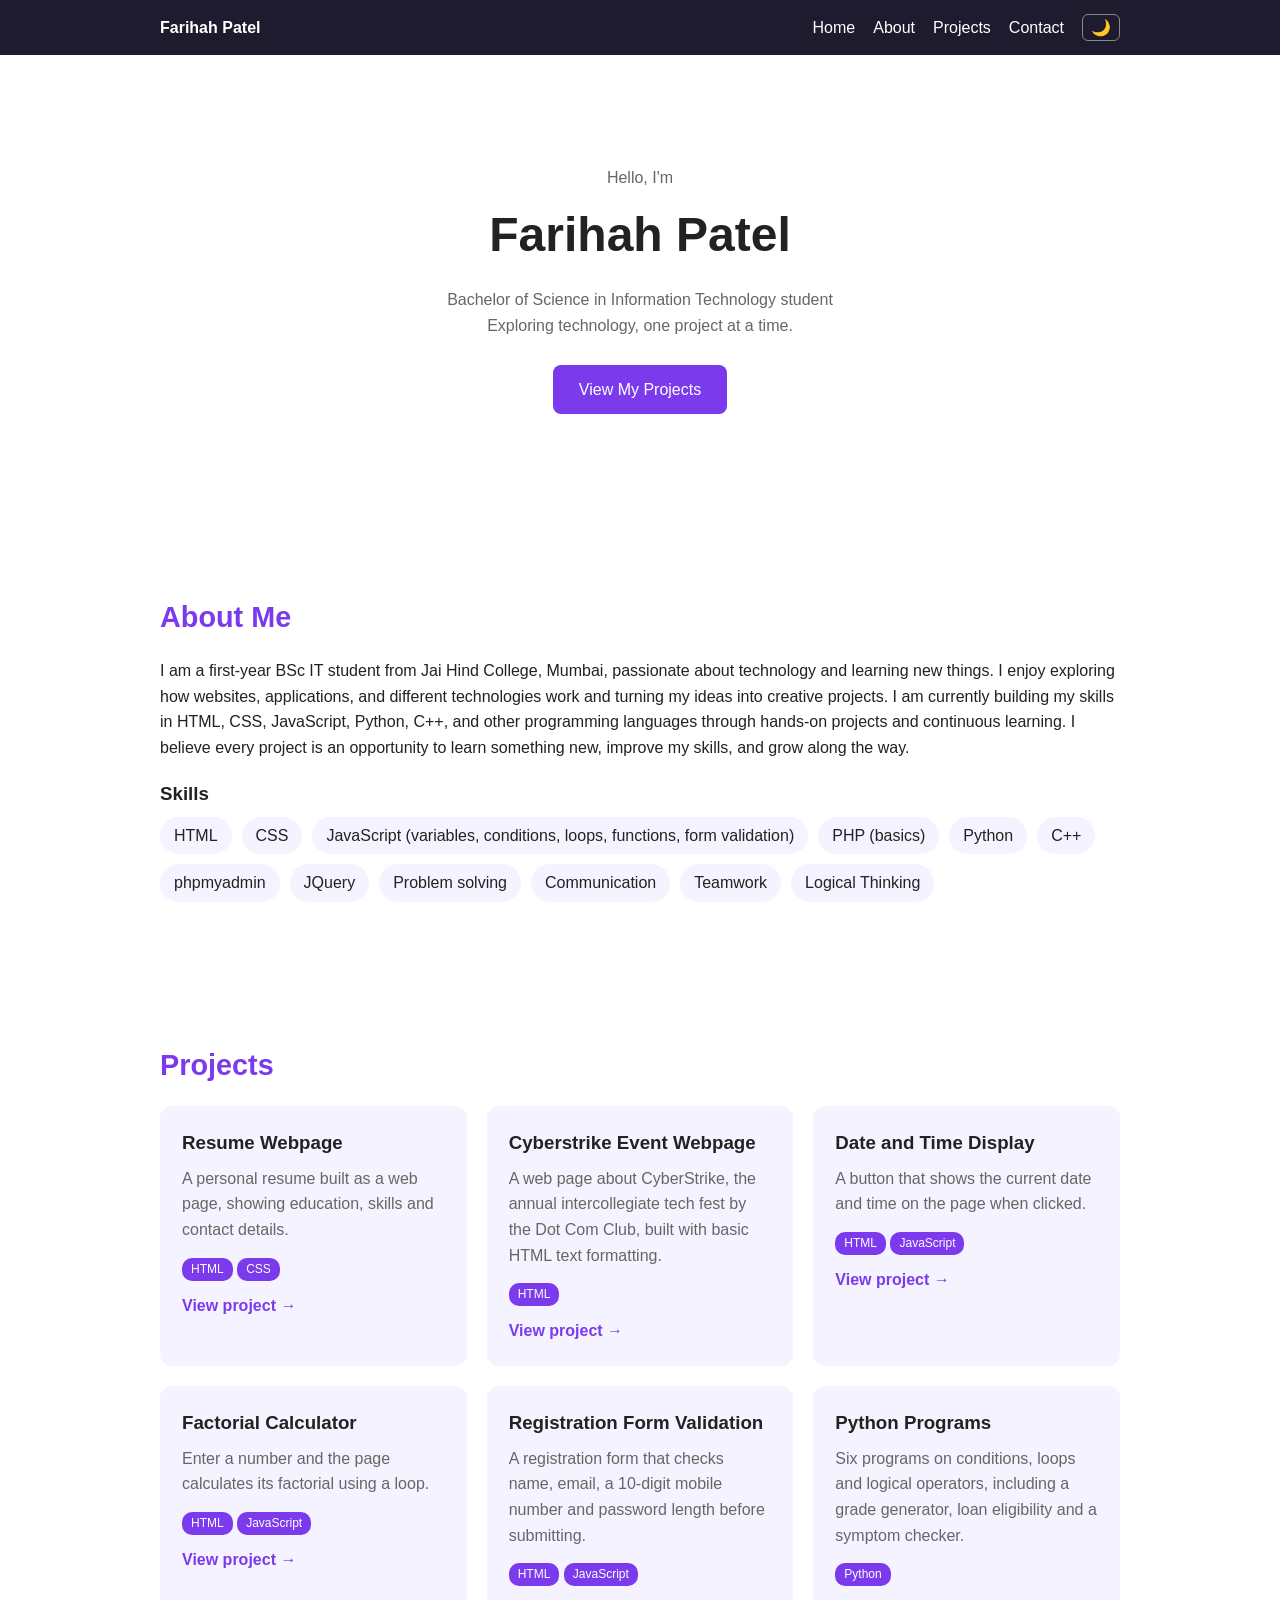
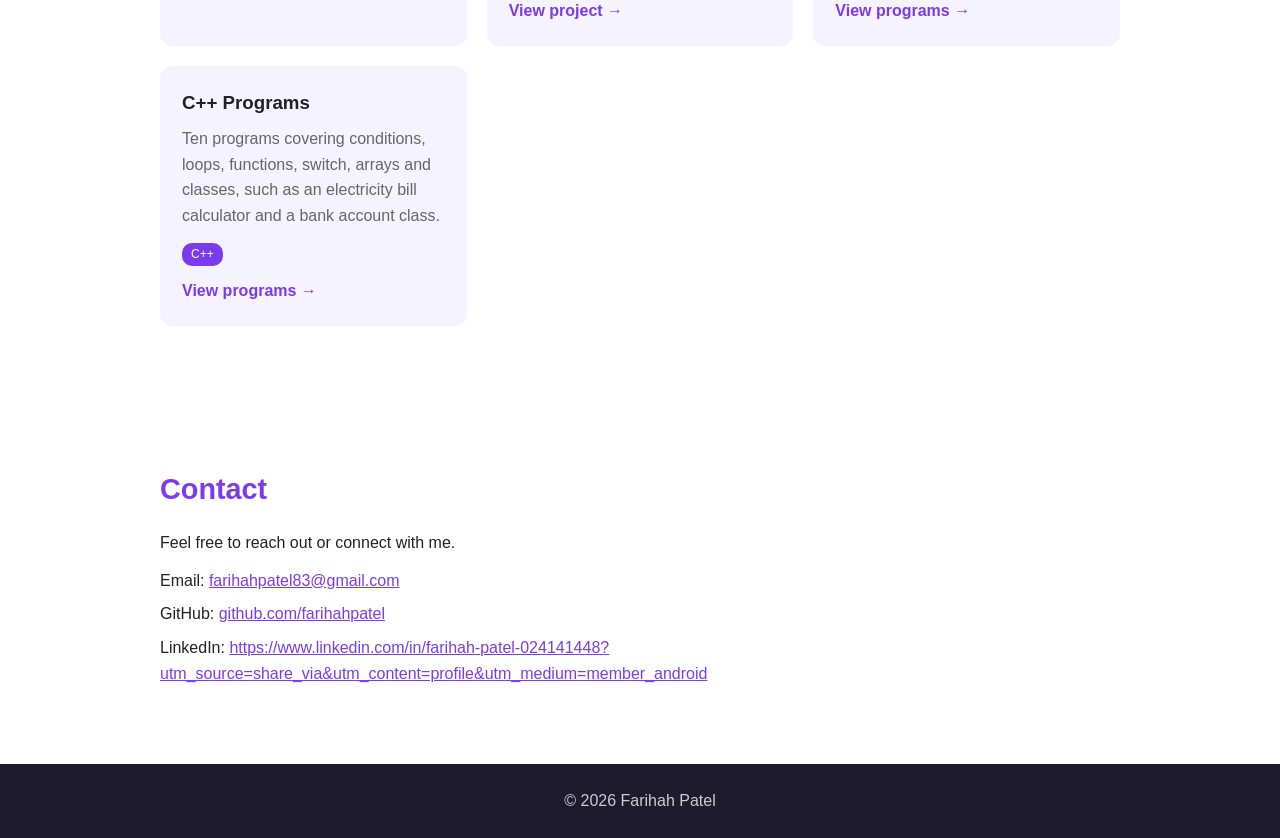
<file: index.html>
<!DOCTYPE html>
<html lang="en">
<head>
  <meta charset="UTF-8">
  <meta name="viewport" content="width=device-width, initial-scale=1.0">
  <meta name="description" content="Portfolio of Farihah Patel, BSc IT student">
  <title>Farihah Patel | Portfolio</title>
  <link rel="stylesheet" href="style.css">
</head>
<body>

  <!-- NAVIGATION -->
  <header>
    <nav>
      <span class="logo">Farihah Patel</span>
      <div class="nav-links">
        <a href="#home">Home</a>
        <a href="#about">About</a>
        <a href="#projects">Projects</a>
        <a href="#contact">Contact</a>
        <button id="theme-toggle" aria-label="Toggle dark mode">🌙</button>
      </div>
    </nav>
  </header>

  <main>

    <!-- HOME -->
    <section id="home">
      <p class="hello">Hello, I'm</p>
      <h1>Farihah Patel</h1>
      <p class="tagline">Bachelor of Science in Information Technology student<br>
        Exploring technology, one project at a time.</p>
      <a href="#projects" class="btn">View My Projects</a>
    </section>

    <!-- ABOUT -->
    <section id="about">
      <h2>About Me</h2>
      <p>
        I am a first-year BSc IT student from Jai Hind College, Mumbai, passionate about technology and learning new things. I enjoy exploring how websites, applications, and different technologies work and turning my ideas into creative projects. I am currently building my skills in HTML, CSS, JavaScript, Python, C++, and other programming languages through hands-on projects and continuous learning. I believe every project is an opportunity to learn something new, improve my skills, and grow along the way.
      </p>
      <h3>Skills</h3>
      <ul class="skills">
        <li>HTML</li>
        <li>CSS</li>
        <li>JavaScript (variables, conditions, loops, functions, form validation)</li>
        <li>PHP (basics)</li>
        <li>Python</li>
        <li>C++</li>
	<li>phpmyadmin</li>
	<li>JQuery</li>
	<li>Problem solving</li>
	<li>Communication</li>
	<li>Teamwork</li>
	<li>Logical Thinking</li>

             </ul>
    </section>

    <!-- PROJECTS -->
    <section id="projects">
      <h2>Projects</h2>
      <div class="project-grid">

        <article class="card">
          <h3>Resume Webpage</h3>
          <p>A personal resume built as a web page, showing education, skills and contact details.</p>
          <span class="tag">HTML</span> <span class="tag">CSS</span>
          <a href="resume.html">View project →</a>
        </article>



        <article class="card">
          <h3>Cyberstrike Event Webpage</h3>
          <p>A web page about CyberStrike, the annual intercollegiate tech fest by the Dot Com Club, built with basic HTML text formatting.</p>
          <span class="tag">HTML</span>
          <a href="cyberstrike.html">View project →</a>
        </article>

        <article class="card">
          <h3>Date and Time Display</h3>
          <p>A button that shows the current date and time on the page when clicked.</p>
          <span class="tag">HTML</span> <span class="tag">JavaScript</span>
          <a href="js-date-time.html">View project →</a>
        </article>

              <article class="card">
          <h3>Factorial Calculator</h3>
          <p>Enter a number and the page calculates its factorial using a loop.</p>
          <span class="tag">HTML</span> <span class="tag">JavaScript</span>
          <a href="js-factorial.html">View project →</a>
        </article>

        <article class="card">
          <h3>Registration Form Validation</h3>
          <p>A registration form that checks name, email, a 10-digit mobile number and password length before submitting.</p>
          <span class="tag">HTML</span> <span class="tag">JavaScript</span>
          <a href="js-form-validation.html">View project →</a>
        </article>

       
        <article class="card">
          <h3>Python Programs</h3>
          <p>Six programs on conditions, loops and logical operators, including a grade generator, loan eligibility and a symptom checker.</p>
          <span class="tag">Python</span>
          <a href="python-programs.html">View programs →</a>
        </article>

        <article class="card">
          <h3>C++ Programs</h3>
          <p>Ten programs covering conditions, loops, functions, switch, arrays and classes, such as an electricity bill calculator and a bank account class.</p>
          <span class="tag">C++</span>
          <a href="cpp-programs.html">View programs →</a>
        </article>

      </div>
    </section>

    <!-- CONTACT -->
    <section id="contact">
      <h2>Contact</h2>
      <p>Feel free to reach out or connect with me.</p>
      <ul class="contact-list">
        <li>Email: <a href="mailto:farihahpatel83@gmail.com">farihahpatel83@gmail.com</a></li>
        <li>GitHub: <a href="https://github.com/farihahpatel">github.com/farihahpatel</a></li>
        <li>LinkedIn: <a href="https://www.linkedin.com/in/farihah-patel-024141448?utm_source=share_via&utm_content=profile&utm_medium=member_android">https://www.linkedin.com/in/farihah-patel-024141448?utm_source=share_via&utm_content=profile&utm_medium=member_android</a></li>
      </ul>
    </section>

  </main>

  <footer>
    <p>&copy; <span id="year"></span> Farihah Patel</p>
  </footer>

  <script src="script.js"></script>
</body>
</html>
</file>
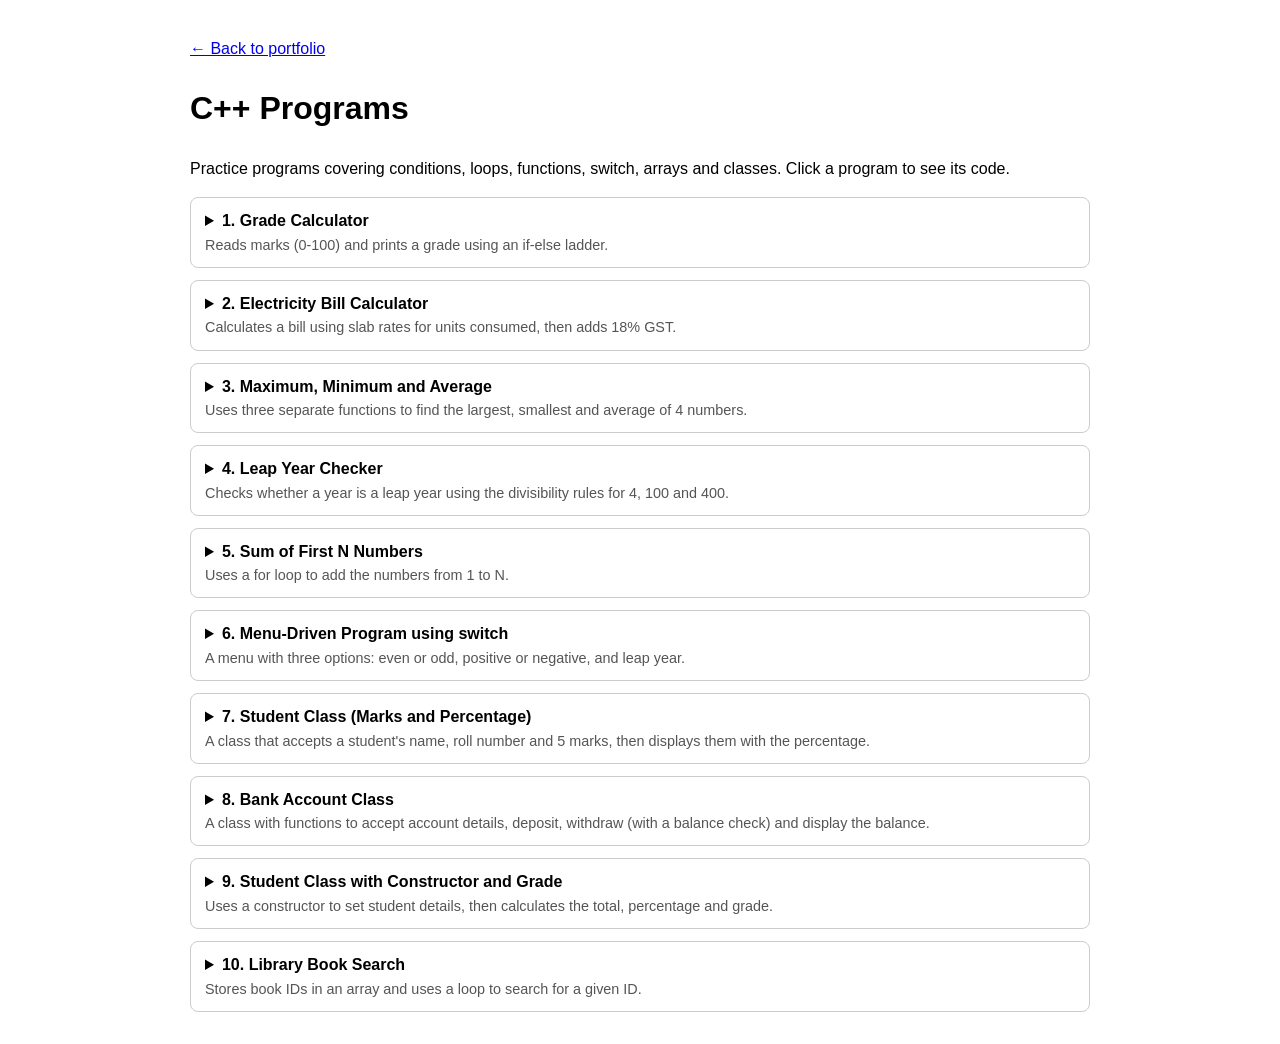
<file: cpp-programs.html>
<!DOCTYPE html>
<html lang="en">
<head>
<meta charset="UTF-8">
<meta name="viewport" content="width=device-width, initial-scale=1.0">
<title>C++ Programs</title>
<style>
body { font-family: Arial, Helvetica, sans-serif; line-height: 1.6; max-width: 900px; margin: auto; padding: 20px; }
details { border: 1px solid #ccc; border-radius: 8px; margin-bottom: 12px; padding: 10px 14px; }
summary { cursor: pointer; font-weight: bold; }
summary span { display: block; font-weight: normal; color: #555; font-size: 0.9rem; }
pre { background: #f4f4f4; padding: 12px; border-radius: 6px; overflow-x: auto; margin-top: 10px; }
code { font-family: Consolas, "Courier New", monospace; font-size: 0.9rem; }
</style>
</head>
<body>
<p><a href="index.html#projects">&larr; Back to portfolio</a></p>
<h1>C++ Programs</h1>
<p>Practice programs covering conditions, loops, functions, switch, arrays and classes. Click a program to see its code.</p>
<details>
<summary>1. Grade Calculator<span>Reads marks (0-100) and prints a grade using an if-else ladder.</span></summary>
<pre><code>#include &lt;iostream&gt;
using namespace std;

int main()
{
    int marks;
    cout &lt;&lt; &quot;Enter student&#x27;s marks (0-100): &quot;;
    cin &gt;&gt; marks;

    if (marks &lt; 0 || marks &gt; 100)
        cout &lt;&lt; &quot;Invalid marks! Marks should be between 0 and 100.&quot;;
    else if (marks &gt;= 90)
        cout &lt;&lt; &quot;Grade A&quot;;
    else if (marks &gt;= 80)
        cout &lt;&lt; &quot;Grade B&quot;;
    else if (marks &gt;= 70)
        cout &lt;&lt; &quot;Grade C&quot;;
    else if (marks &gt;= 60)
        cout &lt;&lt; &quot;Grade D&quot;;
    else if (marks &gt;= 50)
        cout &lt;&lt; &quot;Grade E&quot;;
    else
        cout &lt;&lt; &quot;Fail&quot;;
}</code></pre>
</details>

<details>
<summary>2. Electricity Bill Calculator<span>Calculates a bill using slab rates for units consumed, then adds 18% GST.</span></summary>
<pre><code>#include &lt;iostream&gt;
using namespace std;

int main()
{
    int units;
    float bill, gst, totalBill;

    cout &lt;&lt; &quot;Enter electricity units consumed: &quot;;
    cin &gt;&gt; units;

    if (units &lt;= 100)
    {
        bill = units * 5;
    }
    else if (units &lt;= 200)
    {
        bill = (100 * 5) + ((units - 100) * 7);
    }
    else
    {
        bill = (100 * 5) + (100 * 7) + ((units - 200) * 10);
    }

    gst = bill * 0.18;
    totalBill = bill + gst;
    cout &lt;&lt; &quot;\nTotal Bill = Rs. &quot; &lt;&lt; totalBill;
}</code></pre>
</details>

<details>
<summary>3. Maximum, Minimum and Average<span>Uses three separate functions to find the largest, smallest and average of 4 numbers.</span></summary>
<pre><code>#include &lt;iostream&gt;
using namespace std;

// Function to find maximum
int maximum(int a, int b, int c, int d)
{
    int max = a;

    if (b &gt; max)
        max = b;
    if (c &gt; max)
        max = c;
    if (d &gt; max)
        max = d;

    return max;
}

// Function to find minimum
int minimum(int a, int b, int c, int d)
{
    int min = a;

    if (b &lt; min)
        min = b;
    if (c &lt; min)
        min = c;
    if (d &lt; min)
        min = d;

    return min;
}

// Function to find average
float average(int a, int b, int c, int d)
{
    return (a + b + c + d) / 4.0;
}

int main()
{
    int n1, n2, n3, n4;

    cout &lt;&lt; &quot;Enter 4 numbers: &quot;;
    cin &gt;&gt; n1 &gt;&gt; n2 &gt;&gt; n3 &gt;&gt; n4;

    cout &lt;&lt; &quot;Maximum = &quot; &lt;&lt; maximum(n1, n2, n3, n4) &lt;&lt; endl;
    cout &lt;&lt; &quot;Minimum = &quot; &lt;&lt; minimum(n1, n2, n3, n4) &lt;&lt; endl;
    cout &lt;&lt; &quot;Average = &quot; &lt;&lt; average(n1, n2, n3, n4) &lt;&lt; endl;

    return 0;
}</code></pre>
</details>

<details>
<summary>4. Leap Year Checker<span>Checks whether a year is a leap year using the divisibility rules for 4, 100 and 400.</span></summary>
<pre><code>#include &lt;iostream&gt;
using namespace std;

int main()
{
    int year;

    cout &lt;&lt; &quot;Enter a year: &quot;;
    cin &gt;&gt; year;

    if ((year % 400 == 0) || (year % 4 == 0 &amp;&amp; year % 100 != 0))
    {
        cout &lt;&lt; year &lt;&lt; &quot; is a Leap Year.&quot;;
    }
    else
    {
        cout &lt;&lt; year &lt;&lt; &quot; is not a Leap Year.&quot;;
    }

    return 0;
}</code></pre>
</details>

<details>
<summary>5. Sum of First N Numbers<span>Uses a for loop to add the numbers from 1 to N.</span></summary>
<pre><code>#include &lt;iostream&gt;
using namespace std;

int main()
{
    int n, sum = 0;
    cout &lt;&lt; &quot;Enter how many numbers: &quot;;
    cin &gt;&gt; n;
    for (int i = 1; i &lt;= n; i++)
    {
        sum = sum + i;
    }
    cout &lt;&lt; &quot;Sum = &quot; &lt;&lt; sum;
}</code></pre>
</details>

<details>
<summary>6. Menu-Driven Program using switch<span>A menu with three options: even or odd, positive or negative, and leap year.</span></summary>
<pre><code>#include &lt;iostream&gt;
using namespace std;

int main()
{
    int choice, num, year;
    cout &lt;&lt; &quot;1. Even or Odd&quot; &lt;&lt; endl;
    cout &lt;&lt; &quot;2. Positive or Negative&quot; &lt;&lt; endl;
    cout &lt;&lt; &quot;3. Leap Year or Not&quot; &lt;&lt; endl;
    cout &lt;&lt; &quot;Enter your choice: &quot;;
    cin &gt;&gt; choice;
    switch (choice)
    {
        case 1:
            cout &lt;&lt; &quot;Enter a number: &quot;;
            cin &gt;&gt; num;

            if (num % 2 == 0)
                cout &lt;&lt; num &lt;&lt; &quot; is Even.&quot;;
            else
                cout &lt;&lt; num &lt;&lt; &quot; is Odd.&quot;;
            break;
        case 2:
            cout &lt;&lt; &quot;Enter a number: &quot;;
            cin &gt;&gt; num;
            if (num &gt;= 0)
                cout &lt;&lt; num &lt;&lt; &quot; is Positive.&quot;;
            else if (num &lt; 0)
                cout &lt;&lt; num &lt;&lt; &quot; is Negative.&quot;;
            break;
        case 3:
            cout &lt;&lt; &quot;Enter a year: &quot;;
            cin &gt;&gt; year;

            if ((year % 400 == 0) || (year % 4 == 0 &amp;&amp; year % 100 != 0))
                cout &lt;&lt; year &lt;&lt; &quot; is a Leap Year.&quot;;
            else
                cout &lt;&lt; year &lt;&lt; &quot; is not a Leap Year.&quot;;
            break;
        default:
            cout &lt;&lt; &quot;Invalid Choice!&quot;;
    }
}</code></pre>
</details>

<details>
<summary>7. Student Class (Marks and Percentage)<span>A class that accepts a student&#x27;s name, roll number and 5 marks, then displays them with the percentage.</span></summary>
<pre><code>#include &lt;iostream&gt;
using namespace std;

class Student
{
    string name;
    int rollNo;
    float marks1, marks2, marks3, marks4, marks5;
public:
    void accept()
    {
        cout &lt;&lt; &quot;Enter student name: &quot; &lt;&lt; endl;
        cin &gt;&gt; name;
        cout &lt;&lt; &quot;Enter roll number: &quot; &lt;&lt; endl;
        cin &gt;&gt; rollNo;
        cout &lt;&lt; &quot;Enter marks of 5 subjects: &quot; &lt;&lt; endl;
        cin &gt;&gt; marks1 &gt;&gt; marks2 &gt;&gt; marks3 &gt;&gt; marks4 &gt;&gt; marks5;
    }
    void display()
    {
        cout &lt;&lt; &quot;Student Details&quot; &lt;&lt; endl;
        cout &lt;&lt; &quot;Name = &quot; &lt;&lt; name &lt;&lt; endl;
        cout &lt;&lt; &quot;Roll No = &quot; &lt;&lt; rollNo &lt;&lt; endl;
        cout &lt;&lt; &quot;Marks = &quot; &lt;&lt; marks1 &lt;&lt; &quot; &quot; &lt;&lt; marks2 &lt;&lt; &quot; &quot;
             &lt;&lt; marks3 &lt;&lt; &quot; &quot; &lt;&lt; marks4 &lt;&lt; &quot; &quot; &lt;&lt; marks5 &lt;&lt; endl;
    }

    void percentage()
    {
        float total = marks1 + marks2 + marks3 + marks4 + marks5;
        float percentage = total / 5;

        cout &lt;&lt; &quot;Percentage = &quot; &lt;&lt; percentage &lt;&lt; &quot;%&quot; &lt;&lt; endl;
    }
};

int main()
{
    Student s;
    s.accept();
    s.display();
    s.percentage();
}</code></pre>
</details>

<details>
<summary>8. Bank Account Class<span>A class with functions to accept account details, deposit, withdraw (with a balance check) and display the balance.</span></summary>
<pre><code>#include &lt;iostream&gt;
using namespace std;

class BankAccount
{
    int accountNumber;
    string accountHolder;
    double balance;
public:
    void accept()
    {
        cout &lt;&lt; &quot;Enter account number: &quot;;
        cin &gt;&gt; accountNumber;
        cout &lt;&lt; &quot;Enter account holder name: &quot;;
        cin &gt;&gt; accountHolder;
        cout &lt;&lt; &quot;Enter initial balance: &quot;;
        cin &gt;&gt; balance;
    }
    void deposit()
    {
        double amount;
        cout &lt;&lt; &quot;Enter amount to deposit: &quot;;
        cin &gt;&gt; amount;
        balance = balance + amount;
    }

    void withdraw()
    {
        double amount;
        cout &lt;&lt; &quot;Enter amount to withdraw: &quot;;
        cin &gt;&gt; amount;
        if (amount &lt;= balance)
        {
            balance = balance - amount;
            cout &lt;&lt; &quot;Amount withdrawn successfully.&quot; &lt;&lt; endl;
        }
        else
        {
            cout &lt;&lt; &quot;Insufficient balance!&quot; &lt;&lt; endl;
        }
    }
    void displayBalance()
    {
        cout &lt;&lt; &quot;Balance = Rs. &quot; &lt;&lt; balance &lt;&lt; endl;
    }
};

int main()
{
    BankAccount b;
    b.accept();
    b.deposit();
    b.withdraw();
    b.displayBalance();
}</code></pre>
</details>

<details>
<summary>9. Student Class with Constructor and Grade<span>Uses a constructor to set student details, then calculates the total, percentage and grade.</span></summary>
<pre><code>#include &lt;iostream&gt;
using namespace std;

class Student
{
    string name;
    int rollNo;
    int marks1, marks2, marks3, marks4, marks5;
public:
    Student(string n, int r, int m1, int m2, int m3, int m4, int m5)
    {
        name = n;
        rollNo = r;
        marks1 = m1;
        marks2 = m2;
        marks3 = m3;
        marks4 = m4;
        marks5 = m5;
    }
    int total()
    {
        return marks1 + marks2 + marks3 + marks4 + marks5;
    }
    float percentage()
    {
        return total() / 5.0;
    }
    void grade()
    {
        float p = percentage();
        if (p &gt;= 90)
            cout &lt;&lt; &quot;Grade A&quot; &lt;&lt; endl;
        else if (p &gt;= 80)
            cout &lt;&lt; &quot;Grade B&quot; &lt;&lt; endl;
        else if (p &gt;= 70)
            cout &lt;&lt; &quot;Grade C&quot; &lt;&lt; endl;
        else if (p &gt;= 60)
            cout &lt;&lt; &quot;Grade D&quot; &lt;&lt; endl;
        else if (p &gt;= 50)
            cout &lt;&lt; &quot;Grade E&quot; &lt;&lt; endl;
        else
            cout &lt;&lt; &quot;Fail&quot; &lt;&lt; endl;
    }

    void display()
    {
        cout &lt;&lt; &quot;Name = &quot; &lt;&lt; name &lt;&lt; endl;
        cout &lt;&lt; &quot;Roll No = &quot; &lt;&lt; rollNo &lt;&lt; endl;
        cout &lt;&lt; &quot;Total = &quot; &lt;&lt; total() &lt;&lt; endl;
        cout &lt;&lt; &quot;Percentage = &quot; &lt;&lt; percentage() &lt;&lt; &quot;%&quot; &lt;&lt; endl;
        grade();
    }
};

int main()
{
    Student s(&quot;Farihah&quot;, 86, 80, 89, 91, 65, 90);
    s.display();
}</code></pre>
</details>

<details>
<summary>10. Library Book Search<span>Stores book IDs in an array and uses a loop to search for a given ID.</span></summary>
<pre><code>#include &lt;iostream&gt;
using namespace std;

int main()
{
    int n, searchID, i;
    bool found = false;

    cout &lt;&lt; &quot;Enter number of books: &quot;;
    cin &gt;&gt; n;

    int bookID[n];

    cout &lt;&lt; &quot;Enter Book IDs:\n&quot;;
    for (i = 0; i &lt; n; i++)
    {
        cin &gt;&gt; bookID[i];
    }

    cout &lt;&lt; &quot;Enter Book ID to search: &quot;;
    cin &gt;&gt; searchID;

    for (i = 0; i &lt; n; i++)
    {
        if (bookID[i] == searchID)
        {
            found = true;
            break;
        }
    }

    if (found)
        cout &lt;&lt; &quot;Book ID is available.&quot;;
    else
        cout &lt;&lt; &quot;Book ID is not available.&quot;;

    return 0;
}</code></pre>
</details>
</body>
</html>
</file>
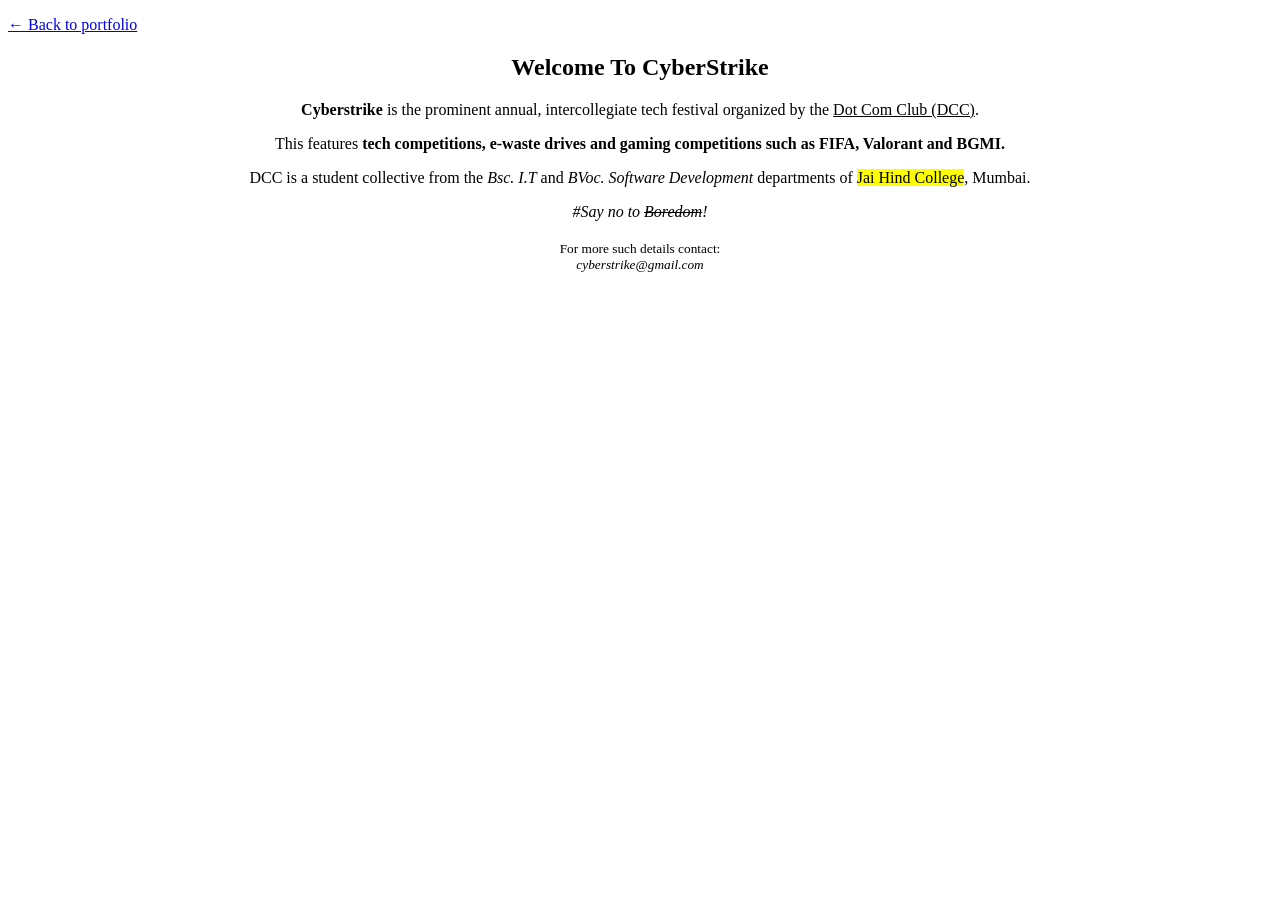
<file: cyberstrike.html>
<!DOCTYPE html>
<html lang="en">
<head>
<meta charset="UTF-8">
<meta name="viewport" content="width=device-width, initial-scale=1.0">
<title>CyberStrike</title>
</head>

<body style="text-align: center;">

<p style="text-align: left;"><a href="index.html#projects">← Back to portfolio</a></p>

<!--Practical 1 Part B and C-->
<h2>Welcome To CyberStrike</h2>

<p>
<strong>Cyberstrike</strong> is the prominent annual, intercollegiate tech festival organized by the <u>Dot Com Club (DCC)</u>.
</p>
<p>
This features <b> tech competitions, e-waste drives and gaming competitions such as FIFA, Valorant and BGMI.</b>
</p>
<p>
DCC is a student collective from the <i>Bsc. I.T</i> and <i>BVoc. Software Development</i> departments of <mark>Jai Hind College</mark>, Mumbai.
</p>

<i>#Say no to <del>Boredom</del>!</i><br><br>
<small>For more such details contact:<address>cyberstrike@gmail.com</address></small>

</body>

</html>
</file>
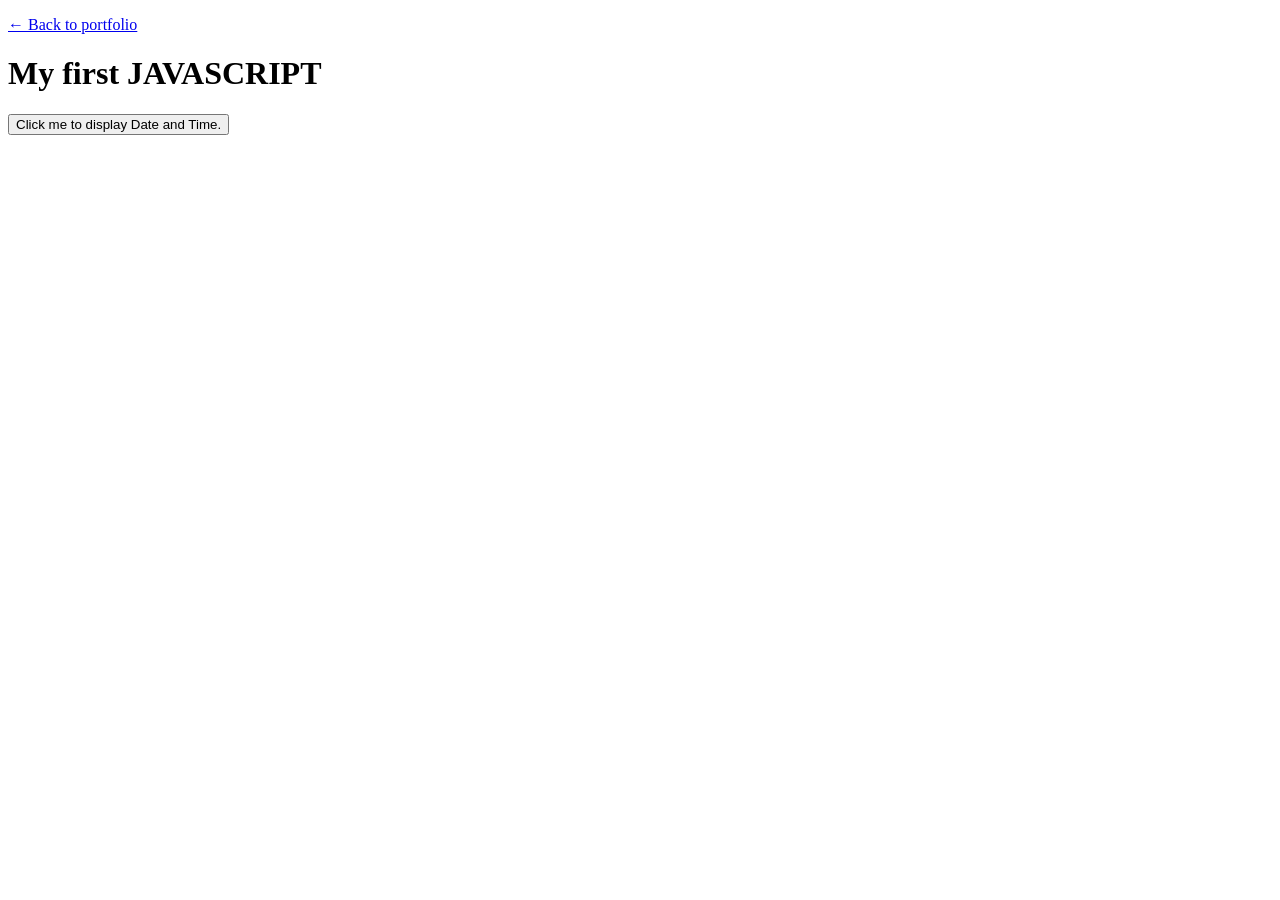
<file: js-date-time.html>
<!DOCTYPE html>
<html lang="en">
<head>
    <meta charset="UTF-8">
    <meta name="viewport" content="width=device-width, initial-scale=1.0">
    <title>Date and Time Display</title>
</head>
<body>
    <p><a href="index.html#projects">← Back to portfolio</a></p>

    <h1>My first JAVASCRIPT</h1>
    <button type="button" onclick="document.getElementById('demo').innerHTML = Date()">
        Click me to display Date and Time.
    </button>
    <p id="demo"></p>
</body>
</html>
</file>
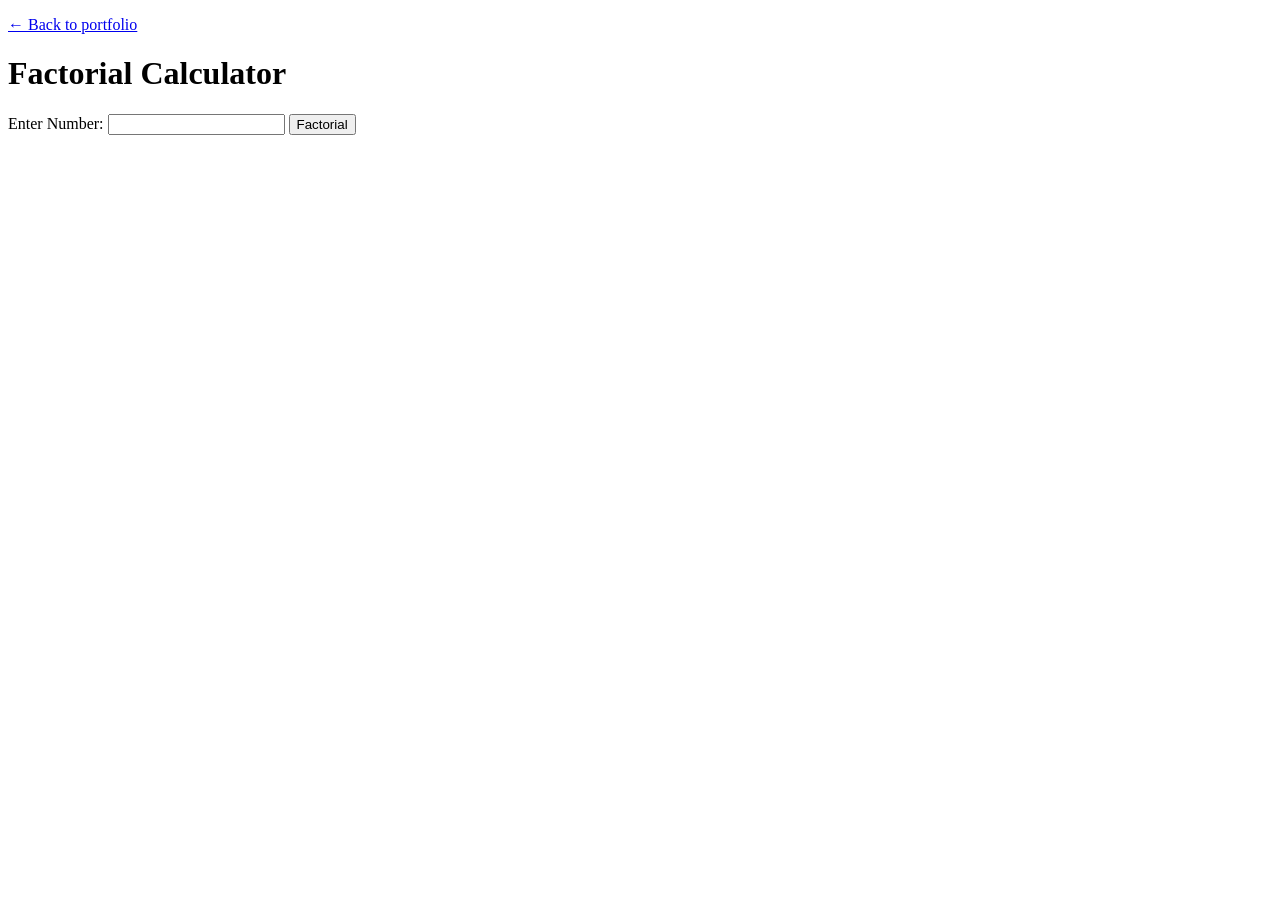
<file: js-factorial.html>
<!DOCTYPE html>
<html lang="en">
<head>
    <meta charset="UTF-8">
    <meta name="viewport" content="width=device-width, initial-scale=1.0">
    <title>Factorial Calculator</title>
    <script>
        function factorial() {
            var n, fact;
            n = Number(document.getElementById("num").value);
            fact = 1;

            for (let i = 1; i <= n; i++) {
                fact = fact * i;
            }

            document.getElementById("result").innerHTML =
                "Factorial of " + n + " = " + fact;
        }
    </script>
</head>
<body>
    <p><a href="index.html#projects">← Back to portfolio</a></p>

    <h1>Factorial Calculator</h1>
    Enter Number: <input id="num">
    <button onclick="factorial()">Factorial</button>
    <p id="result"></p>
</body>
</html>
</file>
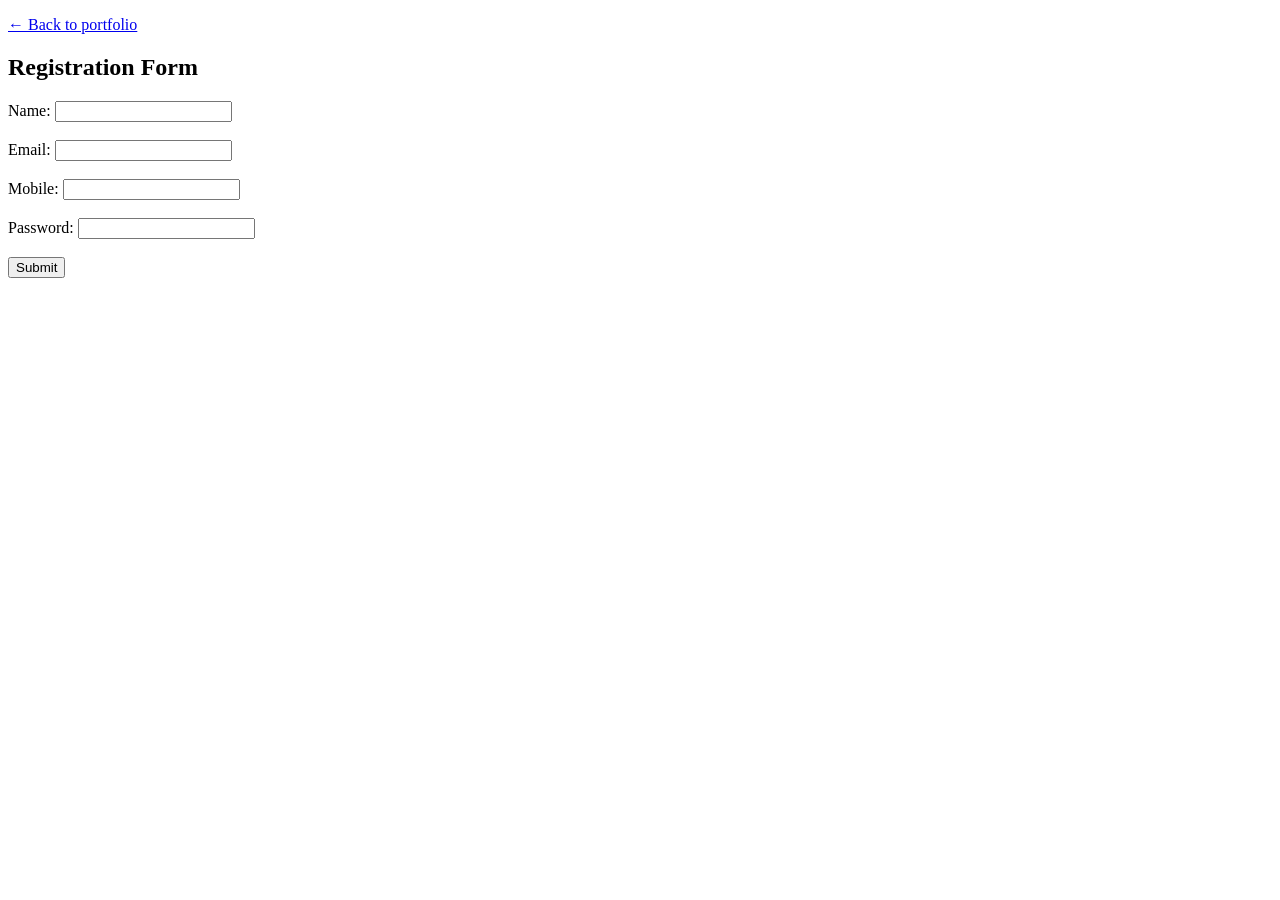
<file: js-form-validation.html>
<!DOCTYPE html>
<html lang="en">
<head>
    <meta charset="UTF-8">
    <meta name="viewport" content="width=device-width, initial-scale=1.0">
    <title>Form Validation</title>
    <script>
        function validateForm() {

            let name = document.getElementById("name").value;
            let email = document.getElementById("email").value;
            let mobile = document.getElementById("mobile").value;
            let password = document.getElementById("password").value;

            if (name == "") {
                alert("Please Enter Your Name");
                return false;
            }

            if (email == "") {
                alert("Please Enter Your Email");
                return false;
            }

            if (mobile == "" || mobile.length != 10) {
                alert("Please enter a valid 10-digit mobile number");
                return false;
            }

            if (password.length < 6) {
                alert("Password must contain at least 6 characters");
                return false;
            }

            alert("Form Submitted Successfully");
            return true;
        }
    </script>
</head>
<body>
    <p><a href="index.html#projects">← Back to portfolio</a></p>

    <h2>Registration Form</h2>

    <form onsubmit="return validateForm()">

        Name:
        <input type="text" id="name">
        <br><br>

        Email:
        <input type="text" id="email">
        <br><br>

        Mobile:
        <input type="text" id="mobile">
        <br><br>

        Password:
        <input type="password" id="password">
        <br><br>

        <input type="submit" value="Submit">

    </form>
</body>
</html>
</file>
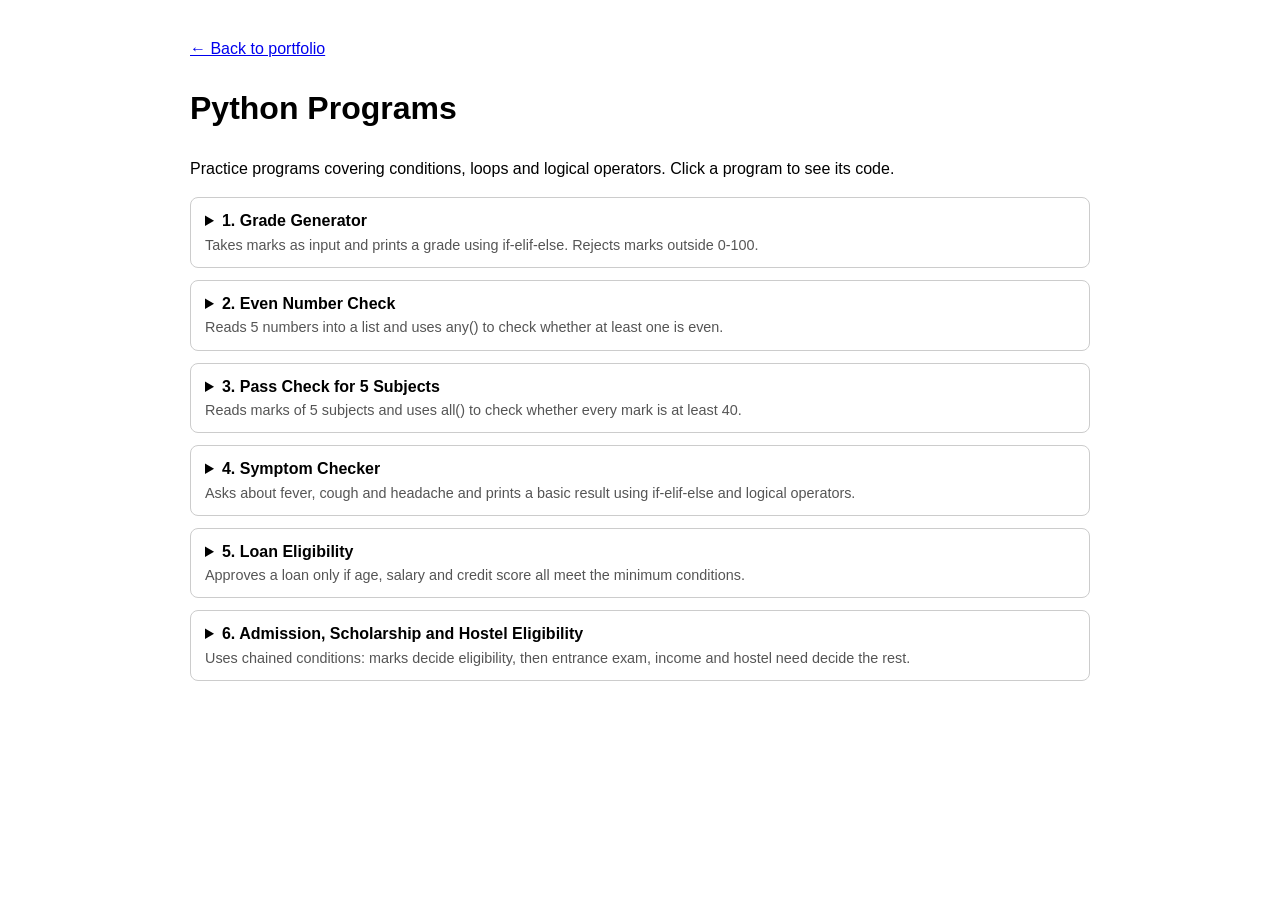
<file: python-programs.html>
<!DOCTYPE html>
<html lang="en">
<head>
<meta charset="UTF-8">
<meta name="viewport" content="width=device-width, initial-scale=1.0">
<title>Python Programs</title>
<style>
body { font-family: Arial, Helvetica, sans-serif; line-height: 1.6; max-width: 900px; margin: auto; padding: 20px; }
details { border: 1px solid #ccc; border-radius: 8px; margin-bottom: 12px; padding: 10px 14px; }
summary { cursor: pointer; font-weight: bold; }
summary span { display: block; font-weight: normal; color: #555; font-size: 0.9rem; }
pre { background: #f4f4f4; padding: 12px; border-radius: 6px; overflow-x: auto; margin-top: 10px; }
code { font-family: Consolas, "Courier New", monospace; font-size: 0.9rem; }
</style>
</head>
<body>
<p><a href="index.html#projects">&larr; Back to portfolio</a></p>
<h1>Python Programs</h1>
<p>Practice programs covering conditions, loops and logical operators. Click a program to see its code.</p>
<details>
<summary>1. Grade Generator<span>Takes marks as input and prints a grade using if-elif-else. Rejects marks outside 0-100.</span></summary>
<pre><code>print(&quot;Grade Generator&quot;)
# Get the input
marks = float(input(&quot;Enter your marks: &quot;))
# Decision-making using if-elif-else statement
if marks &gt; 100 or marks &lt; 0:
    print(&quot;Invalid marks!&quot;)
else:
    if marks &gt;= 90:
        print(&quot;Grade: A&quot;)
    elif marks &gt;= 80:
        print(&quot;Grade: B&quot;)
    elif marks &gt;= 70:
        print(&quot;Grade: C&quot;)
    elif marks &gt;= 60:
        print(&quot;Grade: D&quot;)
    else:
        print(&quot;Grade: F&quot;)</code></pre>
</details>

<details>
<summary>2. Even Number Check<span>Reads 5 numbers into a list and uses any() to check whether at least one is even.</span></summary>
<pre><code>number = []
for i in range(5):
    a = int(input(&quot;Enter a number:&quot;))
    number.append(a)
ans1 = any(num % 2 == 0 for num in number)
if ans1:
    print(&quot;Some are even&quot;)
else:
    print(&quot;None are even&quot;)</code></pre>
</details>

<details>
<summary>3. Pass Check for 5 Subjects<span>Reads marks of 5 subjects and uses all() to check whether every mark is at least 40.</span></summary>
<pre><code>m = []
for i in range(5):
    a = int(input(&quot;Enter marks:&quot;))
    m.append(a)
print(m)
ml = all(y &gt;= 40 for y in m)
if ml:
    print(&quot;All pass&quot;)
else:
    print(&quot;Some failed&quot;)</code></pre>
</details>

<details>
<summary>4. Symptom Checker<span>Asks about fever, cough and headache and prints a basic result using if-elif-else and logical operators.</span></summary>
<pre><code>fever = input(&quot;Fever?&quot;).lower()
cough = input(&quot;Cough?&quot;).lower()
headache = input(&quot;Headache?&quot;).lower()

if fever == &quot;yes&quot; and cough == &quot;yes&quot;:
    print(&quot;Possibly flu&quot;)
elif fever == &quot;yes&quot; and headache == &quot;yes&quot;:
    print(&quot;Possibly viral flu&quot;)
elif cough == &quot;yes&quot;:
    print(&quot;Possibly cold&quot;)
else:
    print(&quot;no illness detected&quot;)</code></pre>
</details>

<details>
<summary>5. Loan Eligibility<span>Approves a loan only if age, salary and credit score all meet the minimum conditions.</span></summary>
<pre><code>age = int(input(&quot;Enter the age:&quot;))
salary = int(input(&quot;Enter the salary&quot;))
credit = int(input(&quot;Enter your credit score:&quot;))
if age &gt;= 21 and salary &gt;= 30000 and credit &gt;= 700:
    print(&quot;Loan approved&quot;)
else:
    print(&quot;Not approved&quot;)</code></pre>
</details>

<details>
<summary>6. Admission, Scholarship and Hostel Eligibility<span>Uses chained conditions: marks decide eligibility, then entrance exam, income and hostel need decide the rest.</span></summary>
<pre><code>marks = int(input(&quot;Enter your marks:&quot;))
entrance = input(&quot;have you passed the entrance exam?:&quot;).lower()
income = int(input(&quot;Enter the annual income:&quot;))
hostel = input(&quot;do you require hostel?:&quot;).lower()

eligible = False
admission = False
scholarship = False
hs_allotted = False

if marks &gt;= 80:
    eligible = True
if eligible and entrance == &quot;yes&quot;:
    admission = True
if admission and income &lt; 300000:
    scholarship = True
if scholarship and hostel == &quot;yes&quot;:
    hs_allotted = True

print(&quot;Eligible:&quot;, eligible)
print(&quot;Admission:&quot;, admission)
print(&quot;Scholarship:&quot;, scholarship)
print(&quot;Hostel allotted:&quot;, hs_allotted)</code></pre>
</details>
</body>
</html>
</file>
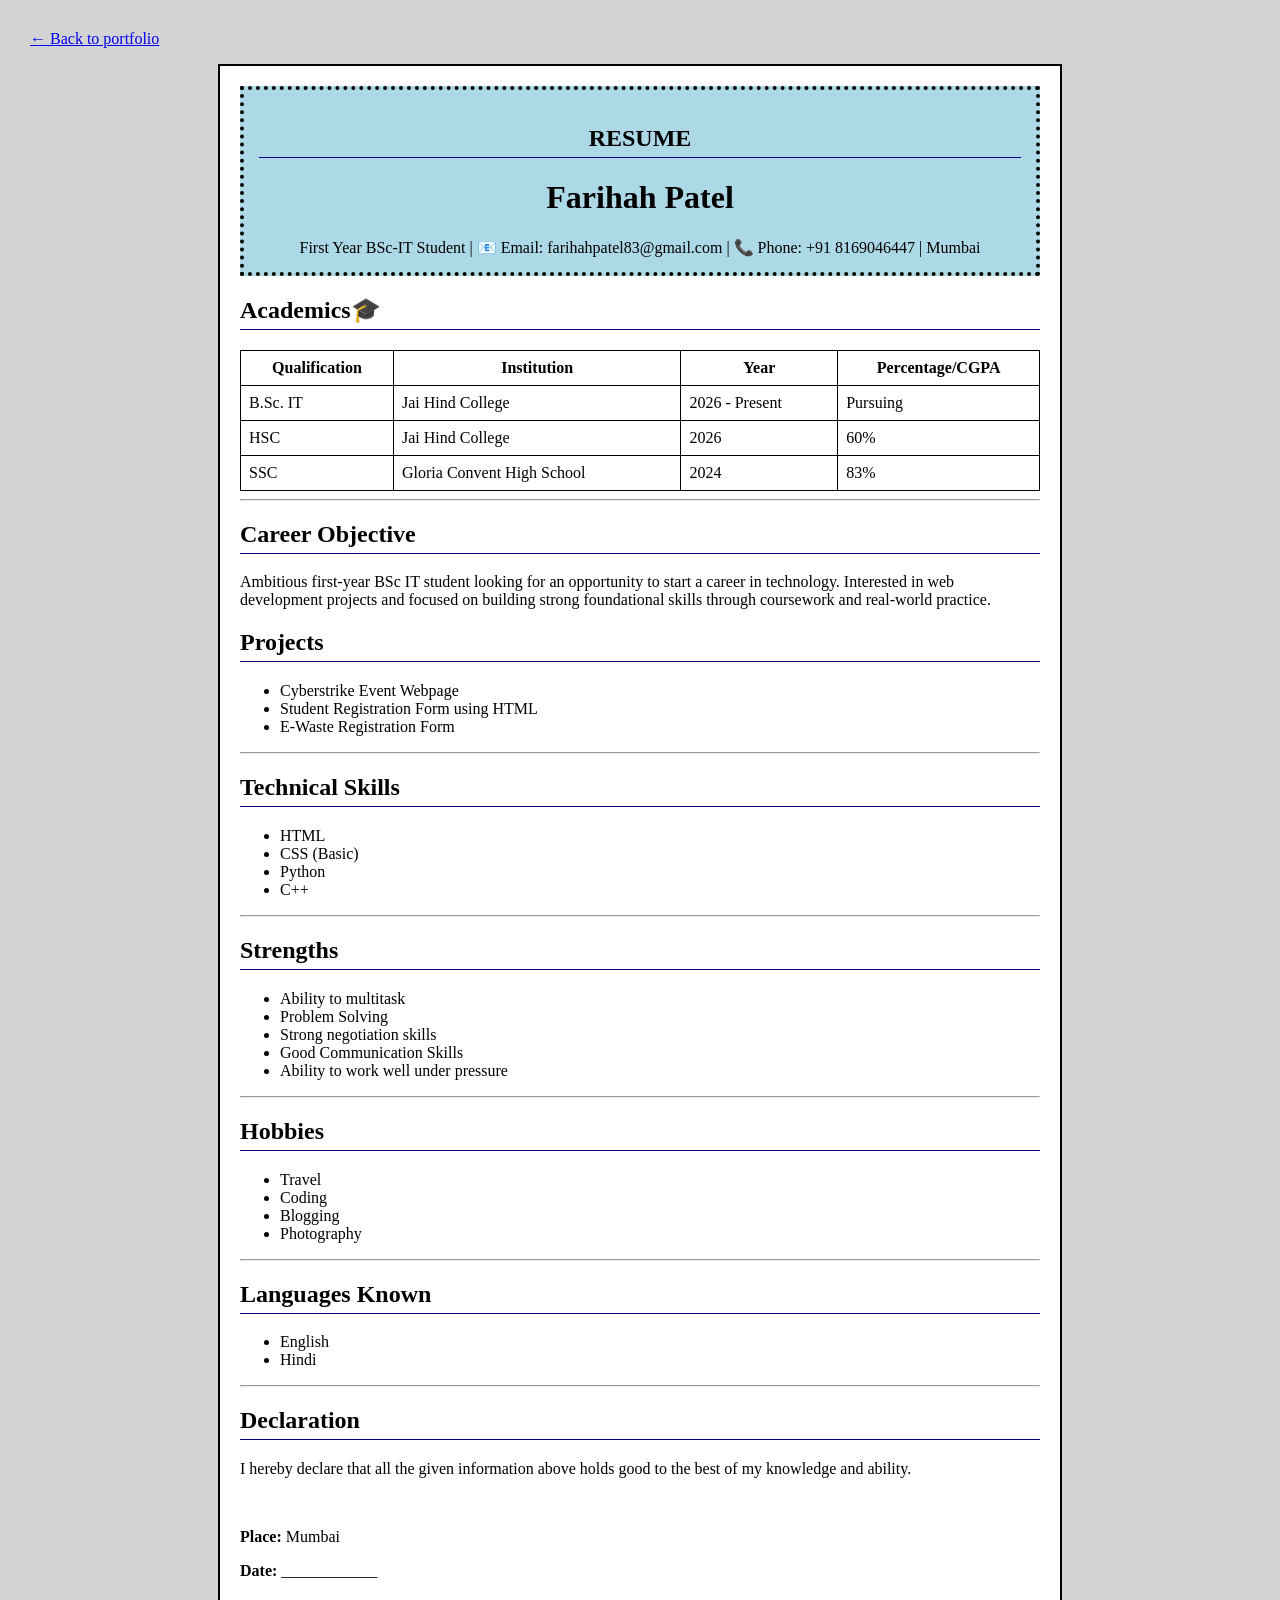
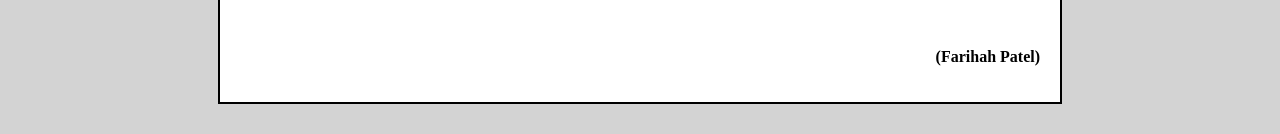
<file: resume.html>
<!DOCTYPE html>
<html lang="en">
<head>
<meta charset="UTF-8">
<meta name="viewport" content="width=device-width, initial-scale=1.0">
<title>Resume - Farihah Patel</title>
<style>
body {
font-family: "Times New Roman", serif;
background-color: lightgray;
margin: 30px;
}

.resume {
width: 800px;
max-width: 100%;
margin: auto;
background-color: white;
border: 2px solid black;
padding: 20px;
}

.header {
position: relative;
text-align: center;
border: 4px dotted black;
padding: 15px;
margin-bottom: 15px;
background-color: lightblue;
}

.section {
border: 3px dotted black;
padding: 10px;
margin-bottom: 15px;
}

.profile-img {
position: absolute;
top: 10px;
right: 10px;
width: 50px;
height: 50px;
border: 2px dotted black;
}

h2 {
color: black;
border-bottom: 1px solid navy;
padding-bottom: 5px;
}

table {
width: 100%;
border-collapse: collapse;
}

th, td {
border: 1px solid black;
padding: 8px;
}
</style>
</head>
<body>
<p><a href="index.html#projects">← Back to portfolio</a></p>

<div class="resume">
<div class="header">
<h2>RESUME</h2>
<h1>Farihah Patel</h1>
First Year BSc-IT Student |

📧 Email: farihahpatel83@gmail.com |
📞 Phone: +91 8169046447 |

Mumbai

</div>
<div>
<h2> Academics🎓</h2>


<table>
<tr>

<th>Qualification</th>
<th>Institution</th>
<th>Year</th>
<th>Percentage/CGPA</th>
</tr>

<tr>

<td>B.Sc. IT</td>
<td>Jai Hind College</td>
<td>2026 - Present</td>
<td>Pursuing</td>
</tr>

<tr>

<td>HSC</td>
<td>Jai Hind College</td>
<td>2026</td>
<td>60%</td>

</tr>

<tr>

<td>SSC</td>
<td>Gloria Convent High School</td>
<td>2024</td>
<td>83%</td>

</tr>
</table>
</div>
<hr>
<div>
<h2>Career Objective</h2>
<p>

Ambitious first-year BSc IT student looking for an opportunity to start a career in technology.
 Interested in web development projects and focused on building strong foundational skills through coursework and real-world practice.</p>

<h2>Projects</h2>
<ul>
<li>Cyberstrike Event Webpage</li>
<li>Student Registration Form using HTML</li>
<li>E-Waste Registration Form</li>
</ul>
<hr>

<h2>Technical Skills</h2>
<ul>
<li>HTML</li>
<li>CSS (Basic)</li>
<li>Python</li>
<li>C++</li>
</ul>
<hr>

<h2>Strengths</h2>
<ul>
<li> Ability to multitask</li>
<li>Problem Solving</li>
<li> Strong negotiation skills</li>
<li>Good Communication Skills</li>
<li> Ability to work well under pressure</li>
</ul>

<hr>
<h2>Hobbies</h2>
<ul>
<li>Travel</li>
<li> Coding </li>
<li> Blogging</li>
<li>Photography</li>
</ul>

<hr>

<h2>Languages Known</h2>
<ul>
<li>English</li>
<li>Hindi</li>
</ul>

<hr>

<h2>Declaration</h2>
<p>
I hereby declare that all the given information above holds good to the best of my knowledge and ability.
</p>
</div>
<br>

<p><b>Place:</b> Mumbai</p>
<p><b>Date:</b> ____________</p>

<br><br>

<p style="text-align: right;">
<b>(Farihah Patel)</b>
</p>
</div>

</body>
</html>
</file>
<file: style.css>
/* ---------- Colours (change these to restyle the whole site) ---------- */
:root {
  --bg: #ffffff;
  --text: #222222;
  --muted: #666666;
  --primary: #7c3aed;
  --card: #f5f3ff;
  --nav: #1f1b2e;
}

body.dark {
  --bg: #121212;
  --text: #eeeeee;
  --muted: #aaaaaa;
  --primary: #a78bfa;
  --card: #1e1b2e;
  --nav: #000000;
}

/* ---------- Basics ---------- */
* { margin: 0; padding: 0; box-sizing: border-box; }

html { scroll-behavior: smooth; }

body {
  font-family: Arial, Helvetica, sans-serif;
  line-height: 1.6;
  background: var(--bg);
  color: var(--text);
  transition: background 0.3s, color 0.3s;
}

a { color: var(--primary); }

/* ---------- Navigation ---------- */
header {
  position: sticky;
  top: 0;
  z-index: 10;
  background: var(--nav);
}

nav {
  max-width: 1000px;
  margin: auto;
  padding: 14px 20px;
  display: flex;
  justify-content: space-between;
  align-items: center;
  flex-wrap: wrap;
  gap: 10px;
}

.logo { color: #fff; font-weight: bold; }

.nav-links { display: flex; align-items: center; gap: 18px; flex-wrap: wrap; }

.nav-links a { color: #fff; text-decoration: none; }
.nav-links a:hover { color: var(--primary); }

#theme-toggle {
  background: none;
  border: 1px solid #888;
  border-radius: 6px;
  padding: 3px 8px;
  cursor: pointer;
  font-size: 1rem;
}

/* ---------- Sections ---------- */
section {
  max-width: 1000px;
  margin: auto;
  padding: 70px 20px;
}

h2 {
  font-size: 1.8rem;
  margin-bottom: 18px;
  color: var(--primary);
}

h3 { margin: 18px 0 8px; }

/* ---------- Home ---------- */
#home {
  text-align: center;
  padding: 110px 20px;
}

.hello { color: var(--muted); }

#home h1 { font-size: 3rem; margin: 6px 0 14px; }

.tagline { color: var(--muted); margin-bottom: 26px; }

.btn {
  display: inline-block;
  background: var(--primary);
  color: #fff;
  padding: 12px 26px;
  border-radius: 8px;
  text-decoration: none;
}

.btn:hover { opacity: 0.85; }

/* ---------- About ---------- */
.skills {
  list-style: none;
  display: flex;
  flex-wrap: wrap;
  gap: 10px;
}

.skills li {
  background: var(--card);
  padding: 6px 14px;
  border-radius: 20px;
}

/* ---------- Projects ---------- */
.project-grid {
  display: grid;
  grid-template-columns: repeat(auto-fit, minmax(240px, 1fr));
  gap: 20px;
}

.card {
  background: var(--card);
  padding: 22px;
  border-radius: 12px;
  transition: transform 0.2s;
}

.card:hover { transform: translateY(-5px); }

.card h3 { margin-top: 0; }

.card p { margin-bottom: 12px; color: var(--muted); }

.tag {
  display: inline-block;
  font-size: 0.75rem;
  background: var(--primary);
  color: #fff;
  padding: 2px 9px;
  border-radius: 10px;
  margin-bottom: 12px;
}

.card a { display: block; text-decoration: none; font-weight: bold; }

/* ---------- Contact ---------- */
.contact-list { list-style: none; margin-top: 12px; }
.contact-list li { margin-bottom: 8px; }

/* ---------- Footer ---------- */
footer {
  text-align: center;
  padding: 24px;
  background: var(--nav);
  color: #ccc;
}

/* ---------- Mobile ---------- */
@media (max-width: 600px) {
  nav { flex-direction: column; }
  #home h1 { font-size: 2.2rem; }
  section { padding: 50px 16px; }
}
</file>
